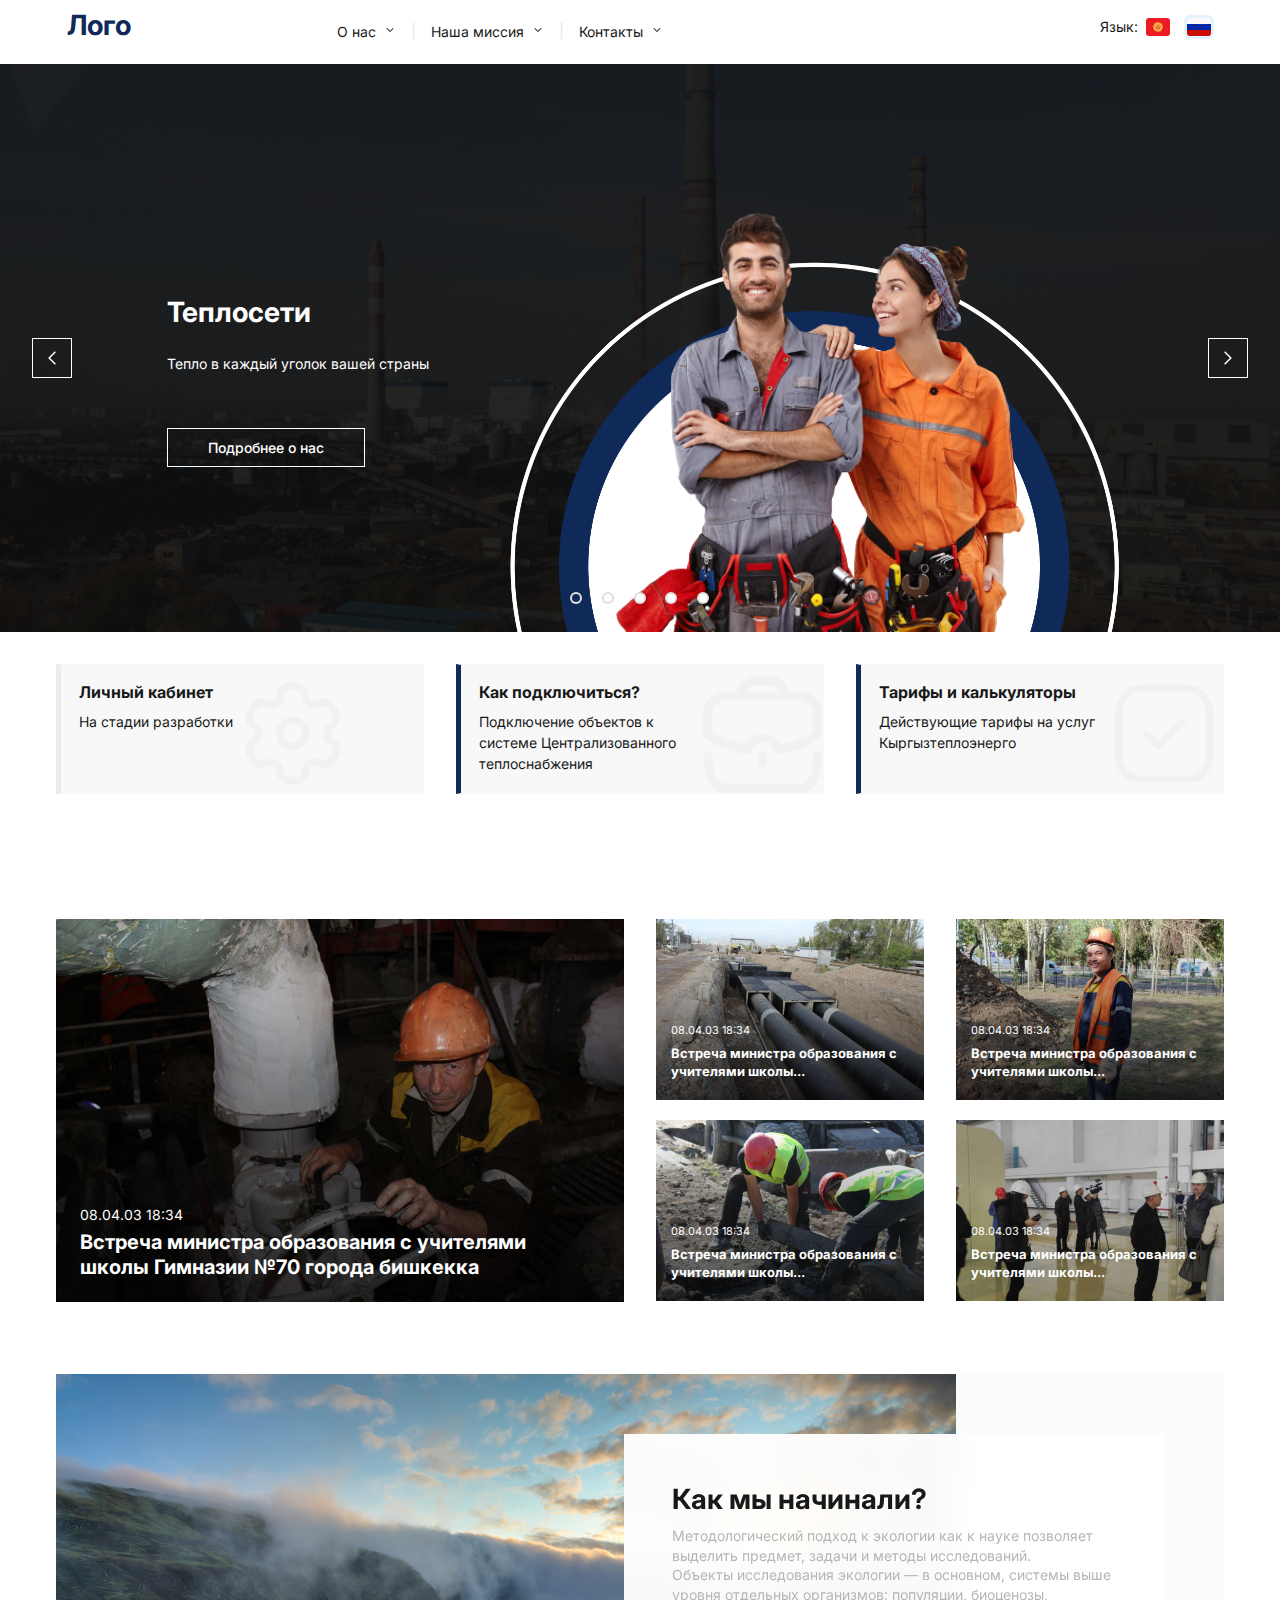
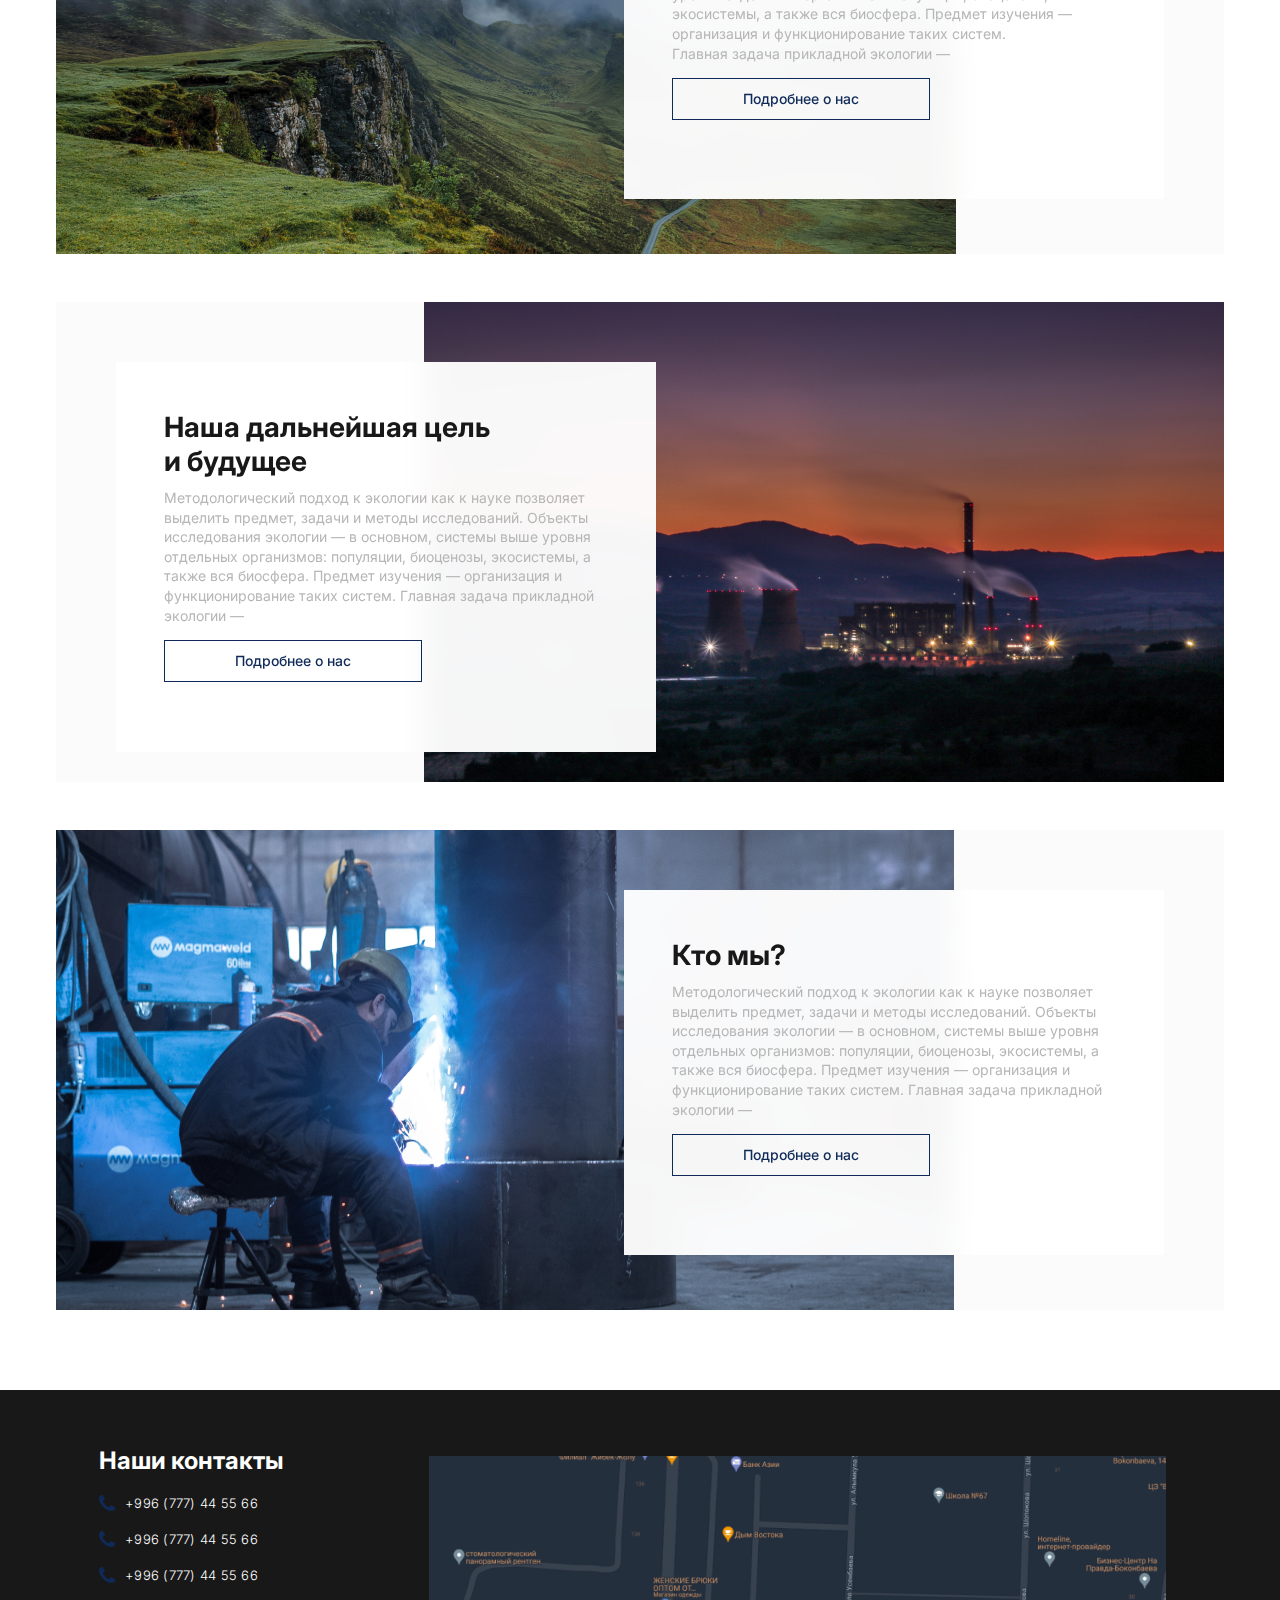
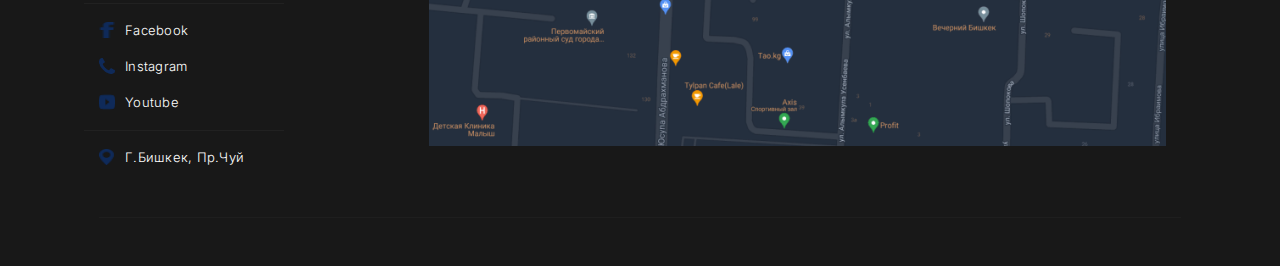
<file: index.html>
<!DOCTYPE html>
<html lang="en">
	<head>
		<meta charset="UTF-8" />
		<meta http-equiv="X-UA-Compatible" content="IE=edge" />
		<meta name="viewport" content="width=device-width, initial-scale=1.0" />
		<link rel="preconnect" href="https://fonts.googleapis.com" />
		<link rel="preconnect" href="https://fonts.gstatic.com" crossorigin />
		<link
			href="https://fonts.googleapis.com/css2?family=Edu+QLD+Beginner:wght@400;500;600;700&family=Inter:wght@100;200;300;400;500&display=swap"
			rel="stylesheet"
		/>
		<title>Main-Page</title>
		<link rel="stylesheet" href="index.css" />
		<link rel="stylesheet" href="css/header.css" />
		<link rel="stylesheet" href="css/slider.css" />
		<link rel="stylesheet" href="css/section.css" />
		<link rel="stylesheet" href="css/main.css" />
		<link rel="stylesheet" href="css/promo.css" />
		<link rel="stylesheet" href="css/footer.css" />
	</head>
	<body>
		<!-- Header Start -->
		<header class="header">
			<a href="/pages.html"><h1 class="logo">Лого</h1></a>
			<div class="header-bar">
				<!-- 1 -->
				<a class="header-link" href="#!">О нас</a>
				<p class="header-splitter">|</p>
				<!-- 2 -->
				<a class="header-link" href="#!">Наша миссия</a>
				<p class="header-splitter">|</p>
				<!-- 3 -->
				<a class="header-link" href="#!">Контакты</a>
			</div>

			<div class="header-languages">
				<p class="header-languages-from">Язык:</p>
				<img
					width="30"
					height="24"
					class="header-languages-kg"
					src="./img/KG.png"
					alt=""
				/>
				<img
					width="30"
					height="24"
					class="header-languages-rus"
					src="./img/RU.png"
					alt=""
				/>
			</div>
			<!-- Burger-Menu Start -->
			<div class="hamburger-menu">
				<input id="menu-toggle" type="checkbox" />
				<label class="menu-btn" for="menu-toggle">
					<span></span>
				</label>

				<ul class="menu-box">
					<li><a class="menu-item" href="#">Главная</a></li>
					<li><a class="menu-item" href="#">Проекты</a></li>
					<li><a class="menu-item" href="#">Команда</a></li>
					<li><a class="menu-item" href="#">Блог</a></li>
					<li><a class="menu-item" href="#">Контакты</a></li>
				</ul>
			</div>
			<!-- Burger-Menu End -->
		</header>
		<!-- Header End -->
		<!-- Slider Start -->
		<div class="slider-container">
			<div class="slide">
				<h1 class="slide-title">Теплосети</h1>
				<p class="slide-text">Тепло в каждый уголок вашей страны</p>
				<a class="slide-button" href="!#">Подробнее о нас</a>
			</div>
			<!-- next icon -->
			<div class="button-prev">
				<img class="button-prev--img" src="./img/Arrow_light.svg" alt="" />
			</div>
			<div class="button-next">
				<img class="button-next--img" src="./img/Arrow_light.svg" alt="" />
			</div>

			<form class="slider-radio--box" action="#">
				<p>
					<input type="radio" id="test1" name="radio-group" checked />
					<label for="test1"></label>
				</p>
				<p>
					<input type="radio" id="test2" name="radio-group" />
					<label for="test2"></label>
				</p>
				<p>
					<input type="radio" id="test3" name="radio-group" />
					<label for="test3"></label>
				</p>
				<p>
					<input type="radio" id="test4" name="radio-group" />
					<label for="test4"></label>
				</p>
				<p>
					<input type="radio" id="test5" name="radio-group" />
					<label for="test5"></label>
				</p>
			</form>
		</div>
		<!-- Slider End -->

		<!-- aside start -->
		<!-- one block -->
		<aside>
			<div class="aside-container">
				<div class="aside-bottom">
					<div class="aside-block aside-one">
						<div class="aside-card">
							<h3 class="aside-title">Личный кабинет</h3>
							<p class="aside-text">На стадии разработки</p>
						</div>
						<img src="./img/Setting.png" alt="" />
					</div>
				</div>
				<!-- two block -->
				<div class="aside-bottom">
					<div class="aside-block">
						<div class="aside-card">
							<h3 class="aside-title">Как подключиться?</h3>
							<p class="aside-text">
								Подключение объектов к системе Централизованного теплоснабжения
							</p>
						</div>
						<img src="./img/Work.png" alt="" />
					</div>
				</div>
				<!-- three block -->
				<div class="aside-bottom">
					<div class="aside-block">
						<div class="aside-card">
							<h3 class="aside-title">Тарифы и калькуляторы</h3>
							<p class="aside-text">
								Действующие тарифы на услуг Кыргызтеплоэнерго
							</p>
						</div>
						<img src="./img/Tick Square.png" alt="" />
					</div>
				</div>
			</div>
		</aside>
		<!-- aside end -->

		<!-- main start -->
		<h1 class="main-title">
			Последние актуальные новости<br />
			в мире энергии
		</h1>
		<div class="main-container">
			<div class="main-one">
				<div class="main-one-body">
					<p>08.04.03 18:34</p>
					<h2>
						Встреча министра образования с учителями школы Гимназии №70 города
						бишкекка
					</h2>
				</div>
			</div>

			<div class="main-bottom">
				<div class="main-top">
					<!-- 1 -->
					<div class="main-left-one">
						<div class="main-two">
							<p>08.04.03 18:34</p>
							<h2>Встреча министра образования с учителями школы...</h2>
						</div>
						<div class="main-thre">
							<p>08.04.03 18:34</p>
							<h2>Встреча министра образования с учителями школы...</h2>
						</div>
					</div>
					<!-- 2 -->
					<div class="main-left-two">
						<div class="main-foo">
							<p>08.04.03 18:34</p>
							<h2>Встреча министра образования с учителями школы...</h2>
						</div>
						<div class="main-five">
							<p>08.04.03 18:34</p>
							<h2>Встреча министра образования с учителями школы...</h2>
						</div>
					</div>
				</div>
			</div>
		</div>
		<!-- main end -->
		<!-- promo start -->
		<section class="promo promo-container">
			<div class="promo-block">
				<div class="promo-inner">
					<h3 class="promo-title">Как мы начинали?</h3>
					<p class="promo-text">
						Методологический подход к экологии как к науке позволяет выделить
						предмет, задачи и методы исследований.<br />
						Объекты исследования экологии — в основном, системы выше уровня
						отдельных организмов: популяции, биоценозы, экосистемы, а также вся
						биосфера. Предмет изучения — организация и функционирование таких
						систем.

						<br />Главная задача прикладной экологии —
					</p>
					<button class="promo-button">Подробнее о нас</button>
				</div>
			</div>

			<div class="promo-block">
				<div class="promo-inner promo-inner_reverse">
					<h3 class="promo-title">Наша дальнейшая цель и будущее</h3>
					<p class="promo-text">
						Методологический подход к экологии как к науке позволяет выделить
						предмет, задачи и методы исследований. Объекты исследования экологии
						— в основном, системы выше уровня отдельных организмов: популяции,
						биоценозы, экосистемы, а также вся биосфера. Предмет изучения —
						организация и функционирование таких систем. Главная задача
						прикладной экологии —
					</p>
					<button class="promo-button">Подробнее о нас</button>
				</div>
			</div>

			<div class="promo-block">
				<div class="promo-inner">
					<h3 class="promo-title">Кто мы?</h3>
					<p class="promo-text">
						Методологический подход к экологии как к науке позволяет выделить
						предмет, задачи и методы исследований. Объекты исследования экологии
						— в основном, системы выше уровня отдельных организмов: популяции,
						биоценозы, экосистемы, а также вся биосфера. Предмет изучения —
						организация и функционирование таких систем. Главная задача
						прикладной экологии —
					</p>
					<button class="promo-button">Подробнее о нас</button>
				</div>
			</div>
		</section>
		<!-- promo end -->

		<!-- footer start -->
		<footer>
			<div class="container-footer">
				<div class="row-footer">
					<div class="footer-top">
						<div class="footer-col">
							<h4 class="footer-title">Наши контакты</h4>
							<ul>
								<div class="footer-icon">
									<img
										width="16"
										height="16"
										src="./img/phone.vec.png"
										alt=""
									/>
									<li><a href="#"> +996 (777) 44 55 66 </a></li>
								</div>
								<div class="footer-icon">
									<img
										width="16"
										height="16"
										src="./img/phone.vec.png"
										alt=""
									/>
									<li><a href="#"> +996 (777) 44 55 66 </a></li>
								</div>
								<div class="footer-icon">
									<img
										width="16"
										height="16"
										src="./img/phone.vec.png"
										alt=""
									/>
									<li><a href="#"> +996 (777) 44 55 66 </a></li>
								</div>
							</ul>
						</div>
						<hr
							class="splitter"
							width="200"
							color="#212121"
							size="3"
							align="left"
						/>
						<div class="footer-col">
							<ul>
								<div class="footer-icon">
									<img width="16" height="16" src="./img/facebook.png" alt="" />
									<li><a href="#"> Facebook </a></li>
								</div>
								<div class="footer-icon">
									<img
										width="16"
										height="16"
										src="./img/phone.vec.png"
										alt=""
									/>
									<li><a href="#"> Instagram </a></li>
								</div>
								<div class="footer-icon">
									<img width="16" height="16" src="./img/Youtube.png" alt="" />
									<li><a href="#"> Youtube </a></li>
								</div>
							</ul>
						</div>
						<hr
							class="splitter"
							width="200"
							color="#212121"
							size="3"
							align="left"
						/>
						<div class="footer-col">
							<ul>
								<div class="footer-icon">
									<img width="16" height="16" src="./img/location.png" alt="" />
									<li><a href="#"> г.Бишкек, пр.Чуй </a></li>
								</div>
							</ul>
						</div>
					</div>
					<div class="footer-col">
						<div class="form-sub">
							<form class="form-sub-img">
								<img src="./img/cards.png" alt="" />
							</form>
						</div>
					</div>
				</div>
				<hr class="footer-line" />
			</div>
		</footer>
		<!-- footer end  -->
	</body>
</html>
</file>
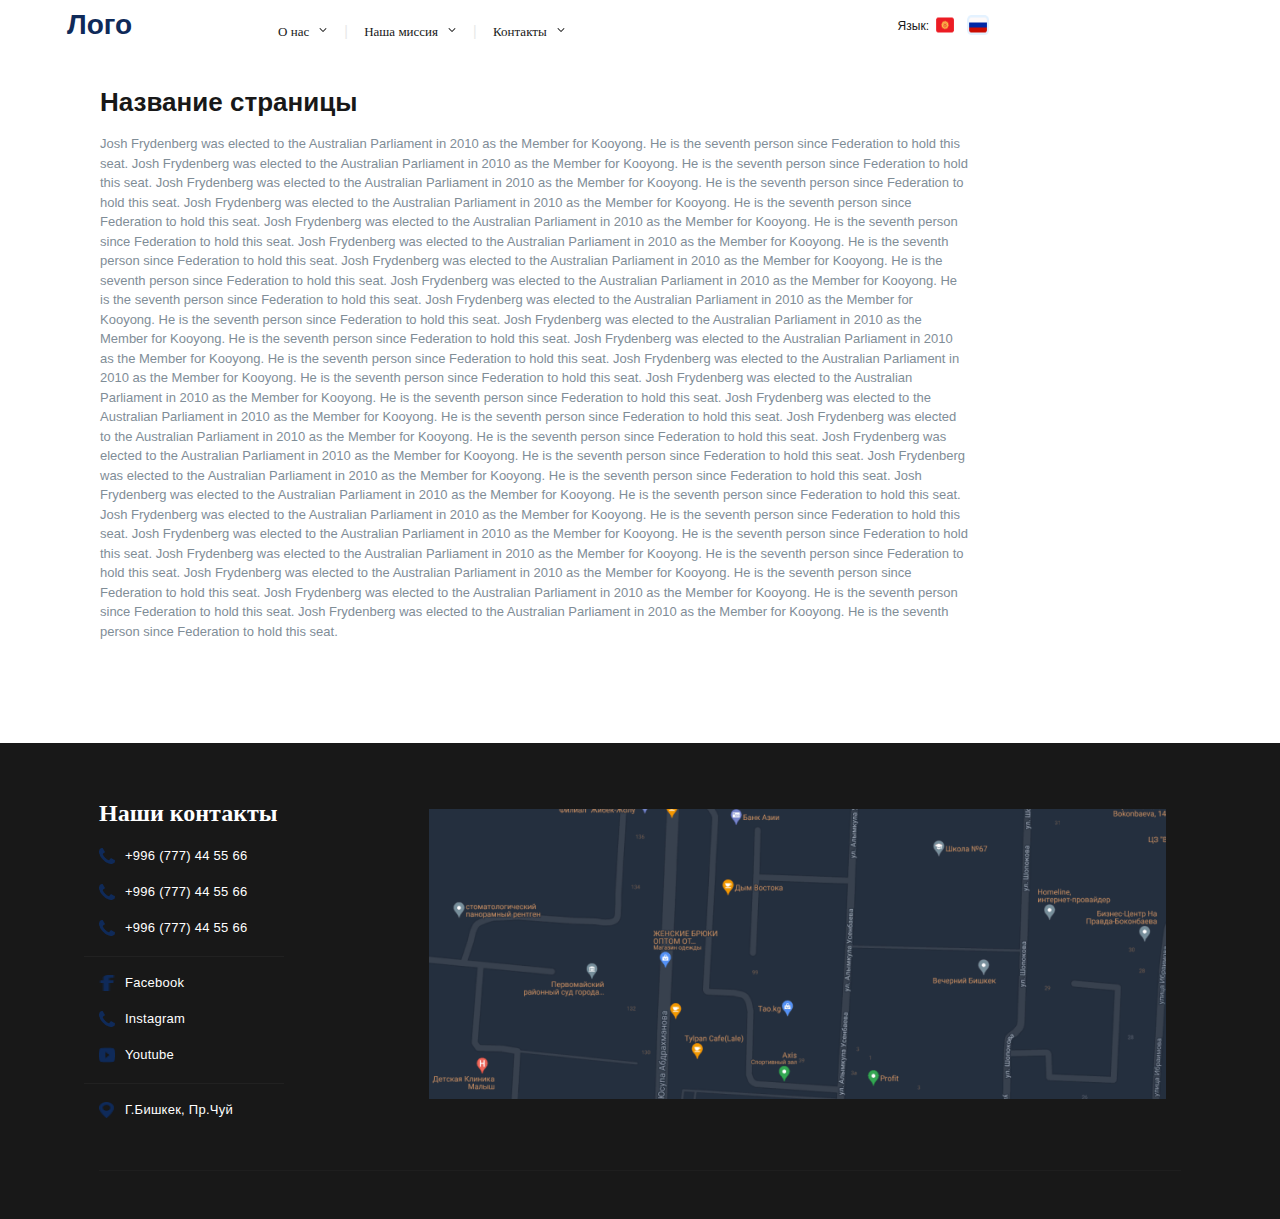
<file: pages.html>
<!DOCTYPE html>
<html lang="en">
	<head>
		<meta charset="UTF-8" />
		<meta http-equiv="X-UA-Compatible" content="IE=edge" />
		<meta name="viewport" content="width=device-width, initial-scale=1.0" />
		<title>Document</title>
		<link rel="stylesheet" href="/index.css" />
		<link rel="stylesheet" href="/css/main.css" />
		<link rel="stylesheet" href="/css/footer.css" />
		<link rel="stylesheet" href="two-pages.css" />
		<link rel="stylesheet" href="/css/header.css" />
	</head>
	<body>
		<header class="header--two">
			<a href="/pages.html"><h1 class="logo--two">Лого</h1></a>
			<div class="header-bar--two">
				<!-- 1 -->
				<a class="header-link--two" href="#!">О нас</a>
				<p class="header-splitter--two">|</p>
				<!-- 2 -->
				<a class="header-link--two" href="#!">Наша миссия</a>
				<p class="header-splitter--two">|</p>
				<!-- 3 -->
				<a class="header-link--two" href="#!">Контакты</a>
			</div>

			<div class="header-languages--two">
				<p class="header-languages-from--two">Язык:</p>
				<img
					width="22"
					height="20"
					class="header-languages-kg"
					src="./img/KG.png"
					alt=""
				/>
				<img
					width="22"
					height="20"
					class="header-languages-rus"
					src="./img/RU.png"
					alt=""
				/>
			</div>
			<!-- Burger-Menu Start -->
			<div class="hamburger-menu">
				<input id="menu-toggle" type="checkbox" />
				<label class="menu-btn" for="menu-toggle">
					<span></span>
				</label>

				<ul class="menu-box">
					<li><a class="menu-item" href="#">Главная</a></li>
					<li><a class="menu-item" href="#">Проекты</a></li>
					<li><a class="menu-item" href="#">Команда</a></li>
					<li><a class="menu-item" href="#">Блог</a></li>
					<li><a class="menu-item" href="#">Контакты</a></li>
				</ul>
			</div>
			<!-- Burger-Menu End -->
		</header>
		<div class="main-pages container-text">
			<h1>Название страницы</h1>
			<p>
				Josh Frydenberg was elected to the Australian Parliament in 2010 as the
				Member for Kooyong. He is the seventh person since Federation to hold
				this seat. Josh Frydenberg was elected to the Australian Parliament in
				2010 as the Member for Kooyong. He is the seventh person since
				Federation to hold this seat. Josh Frydenberg was elected to the
				Australian Parliament in 2010 as the Member for Kooyong. He is the
				seventh person since Federation to hold this seat. Josh Frydenberg was
				elected to the Australian Parliament in 2010 as the Member for Kooyong.
				He is the seventh person since Federation to hold this seat. Josh
				Frydenberg was elected to the Australian Parliament in 2010 as the
				Member for Kooyong. He is the seventh person since Federation to hold
				this seat. Josh Frydenberg was elected to the Australian Parliament in
				2010 as the Member for Kooyong. He is the seventh person since
				Federation to hold this seat. Josh Frydenberg was elected to the
				Australian Parliament in 2010 as the Member for Kooyong. He is the
				seventh person since Federation to hold this seat. Josh Frydenberg was
				elected to the Australian Parliament in 2010 as the Member for Kooyong.
				He is the seventh person since Federation to hold this seat. Josh
				Frydenberg was elected to the Australian Parliament in 2010 as the
				Member for Kooyong. He is the seventh person since Federation to hold
				this seat. Josh Frydenberg was elected to the Australian Parliament in
				2010 as the Member for Kooyong. He is the seventh person since
				Federation to hold this seat. Josh Frydenberg was elected to the
				Australian Parliament in 2010 as the Member for Kooyong. He is the
				seventh person since Federation to hold this seat. Josh Frydenberg was
				elected to the Australian Parliament in 2010 as the Member for Kooyong.
				He is the seventh person since Federation to hold this seat. Josh
				Frydenberg was elected to the Australian Parliament in 2010 as the
				Member for Kooyong. He is the seventh person since Federation to hold
				this seat. Josh Frydenberg was elected to the Australian Parliament in
				2010 as the Member for Kooyong. He is the seventh person since
				Federation to hold this seat. Josh Frydenberg was elected to the
				Australian Parliament in 2010 as the Member for Kooyong. He is the
				seventh person since Federation to hold this seat. Josh Frydenberg was
				elected to the Australian Parliament in 2010 as the Member for Kooyong.
				He is the seventh person since Federation to hold this seat. Josh
				Frydenberg was elected to the Australian Parliament in 2010 as the
				Member for Kooyong. He is the seventh person since Federation to hold
				this seat. Josh Frydenberg was elected to the Australian Parliament in
				2010 as the Member for Kooyong. He is the seventh person since
				Federation to hold this seat. Josh Frydenberg was elected to the
				Australian Parliament in 2010 as the Member for Kooyong. He is the
				seventh person since Federation to hold this seat. Josh Frydenberg was
				elected to the Australian Parliament in 2010 as the Member for Kooyong.
				He is the seventh person since Federation to hold this seat. Josh
				Frydenberg was elected to the Australian Parliament in 2010 as the
				Member for Kooyong. He is the seventh person since Federation to hold
				this seat. Josh Frydenberg was elected to the Australian Parliament in
				2010 as the Member for Kooyong. He is the seventh person since
				Federation to hold this seat. Josh Frydenberg was elected to the
				Australian Parliament in 2010 as the Member for Kooyong. He is the
				seventh person since Federation to hold this seat. Josh Frydenberg was
				elected to the Australian Parliament in 2010 as the Member for Kooyong.
				He is the seventh person since Federation to hold this seat.
			</p>
		</div>
		<!-- footer start -->
		<footer>
			<div class="container-footer">
				<div class="row-footer">
					<div class="footer-top">
						<div class="footer-col">
							<h4 class="footer-title">Наши контакты</h4>
							<ul>
								<div class="footer-icon">
									<img width="16" height="16" src="/img/phone.vec.png" alt="" />
									<li><a href="#"> +996 (777) 44 55 66 </a></li>
								</div>
								<div class="footer-icon">
									<img width="16" height="16" src="/img/phone.vec.png" alt="" />
									<li><a href="#"> +996 (777) 44 55 66 </a></li>
								</div>
								<div class="footer-icon">
									<img width="16" height="16" src="/img/phone.vec.png" alt="" />
									<li><a href="#"> +996 (777) 44 55 66 </a></li>
								</div>
							</ul>
						</div>
						<hr
							class="splitter"
							width="200"
							color="#212121"
							size="3"
							align="left"
						/>
						<div class="footer-col">
							<ul>
								<div class="footer-icon">
									<img width="16" height="16" src="/img/facebook.png" alt="" />
									<li><a href="#"> Facebook </a></li>
								</div>
								<div class="footer-icon">
									<img width="16" height="16" src="/img/phone.vec.png" alt="" />
									<li><a href="#"> Instagram </a></li>
								</div>
								<div class="footer-icon">
									<img width="16" height="16" src="/img/Youtube.png" alt="" />
									<li><a href="#"> Youtube </a></li>
								</div>
							</ul>
						</div>
						<hr
							class="splitter"
							width="200"
							color="#212121"
							size="3"
							align="left"
						/>
						<div class="footer-col">
							<ul>
								<div class="footer-icon">
									<img width="16" height="16" src="/img/location.png" alt="" />
									<li><a href="#"> г.Бишкек, пр.Чуй </a></li>
								</div>
							</ul>
						</div>
					</div>
					<!-- footer col-->
					<div class="footer-col">
						<div class="form-sub">
							<form class="form-sub-img">
								<img src="/img/cards.png" alt="" />
							</form>
						</div>
					</div>
					<!--end footer col-->
				</div>
				<hr class="footer-line" />
			</div>
		</footer>
		<!-- footer end  -->
	</body>
</html>
</file>
<file: index.css>
*,
*::before,
*::after {
	padding: 0;
	margin: 0;
	border: 0;
	box-sizing: border-box;
}

a {
	text-decoration: none;
}

ul,
ol,
li {
	list-style: none;
}

img {
	vertical-align: top;
}

h1,
h2,
h3,
h4,
h5,
h6 {
	font-weight: inherit;
	font-size: inherit;
}

html,
body {
	height: 100%;
	width: 100%;
	line-height: 1;
	max-width: 1366px;
	min-width: 500px;
	margin: 0 auto;
	font-size: 14px;
	font-weight: 500;
	background: var(--color-white);
	color: var(--color-black);
	font-family: 'Inter', sans-serif;
}

header {
	display: flex;
	margin: 0 auto;
	height: 50px;
	max-width: 1366px;
	height: 64px;
	padding-top: 15px;
	justify-content: space-between;
}

aside {
	flex-direction: row;
}

main {
	padding-top: 50px;
	text-align: center;
}

footer {
	display: flex;
	width: 100%;
	height: 478px;
	background: var(--color-black);
}

/* variable styles */
:root {
	--color-black: #181818;
	--color-white: #ffffff;
}
</file>
<file: css/header.css>
:root {
	--color-black: #181818;
	--color-white: #ffffff;
}
.header {
	padding-bottom: 12px;
	padding-left: 11px;
	max-width: 1168px;
	margin: 0 auto;
}

.logo {
	display: block;
	margin-top: -6px;
	font-weight: 700;
	font-size: 28px;
	line-height: 42px;
	color: #0f2a59;
}

.header-bar {
	margin-left: -227px;
	display: flex;
	align-items: center;
}

.header-splitter {
	width: 20px;
	color: #e8e8e8;
	text-align: center;
	padding: 15px 20px;
	flex-grow: 0;
}

.header-link {
	cursor: pointer;
	position: relative;
	margin-right: 15px;
	font-family: 'Inter';
	font-style: normal;
	font-weight: 400;
	font-size: 14px;
	line-height: 17px;
	color: #181818;
}

.header-link::after {
	cursor: pointer;
	content: '';
	position: absolute;
	top: 5px;
	right: -20px;
	background: url(../img/Stroke1.png) no-repeat;
	width: 10px;
	height: 10px;
}

.header-languages {
	margin-right: -15px;
	margin-top: -5px;
	display: flex;
	padding: 10px;
}

.header-languages-from {
	padding-top: 3px;
	font-weight: 400;
	font-size: 14px;
	line-height: 17px;
	color: var(--color-black);
}

.header-languages-kg {
	margin-left: 5px;
	margin-right: 11px;
}

.header-languages-rus {
	margin-right: 5px;
}

#menu-toggle {
	opacity: 0;
}

.hamburger-menu {
	display: none;
	position: relative;
	width: 44px;
}

#menu-toggle:checked ~ .menu-btn > span {
	transform: rotate(45deg);
}
#menu-toggle:checked ~ .menu-btn > span::before {
	top: 0;
	transform: rotate(0);
}
#menu-toggle:checked ~ .menu-btn > span::after {
	top: 0;
	transform: rotate(90deg);
}
#menu-toggle:checked ~ .menu-box {
	visibility: visible;
	left: 0;
}

.menu-btn {
	display: flex;
	align-items: center;
	position: absolute;
	top: 9px;
	left: 9px;

	width: 26px;
	height: 26px;

	cursor: pointer;
	z-index: 1;
}

.menu-btn > span,
.menu-btn > span::before,
.menu-btn > span::after {
	display: block;
	position: absolute;

	width: 100%;
	height: 3px;

	background-color: #0f2a59;

	transition-duration: 0.25s;
}
.menu-btn > span::before {
	content: '';
	top: -8px;
}
.menu-btn > span::after {
	content: '';
	top: 8px;
}

.menu-box {
	display: block;
	position: fixed;
	visibility: hidden;
	z-index: 10;

	top: 0;
	left: -100%;

	width: 300px;
	height: 100%;

	margin: 0;
	padding: 80px 0;

	list-style: none;

	background-color: #eceff1;
	box-shadow: 1px 0px 6px rgba(0, 0, 0, 0.2);

	transition-duration: 0.25s;
}

.menu-item {
	display: block;
	padding: 12px 24px;

	color: #333;

	font-family: 'Roboto', sans-serif;
	font-size: 20px;
	font-weight: 600;

	text-decoration: none;

	transition-duration: 0.25s;
}
.menu-item:hover {
	background-color: #cfd8dc;
}

@media (max-width: 1377px) {
	header {
		padding: 10px;
	}
}

@media (max-width: 1000px) {
	.header-bar {
		margin-left: 0;
	}
}

@media (max-width: 600px) {
	.header-bar {
		display: none;
	}
	.header-languages {
		align-items: center;
		margin: 3px 20px 0px 0px;
	}
	.logo {
		margin-top: 0.5px;
	}
}

@media (min-width: 600px) {
	#menu {
		display: none;
	}
}

@media (max-width: 600px) {
	.hamburger-menu {
		display: flex;
		justify-content: center;
		align-items: center;
	}
}
</file>
<file: css/slider.css>
:root {
	--color-black: #181818;
	--color-white: #ffffff;
}

.slider-container {
	margin-bottom: 12px;
	position: relative;
	padding-left: 167px;
	padding-top: 227px;
	width: 100%;
	height: 568px;
	background: url(../img/banner.png) no-repeat;
	overflow: hidden;
	overflow-y: hidden;
	overflow-x: hidden;
}

.slider-container::before {
	position: absolute;
	content: '';
	bottom: 0;
	right: 105px;
	width: 730px;
	height: 446px;
	background-image: url(../img/people.png);
	background-size: 738px auto;
	background-repeat: no-repeat;
	transition: 0.3s;
	z-index: 1;
}

.button-prev,
.button-next {
	position: absolute;
	content: '';
	width: 40px;
	height: 40px;
	border: 1px solid var(--color-white);
	top: calc(50% - 10px);
	display: flex;
	justify-content: center;
	align-items: center;
	cursor: pointer;
}

.button-next {
	right: 32px;
	transform: rotate(180deg);
}

.button-prev {
	left: 32px;
}

.button-next:hover,
.button-prev:hover {
	background: url(../img/Arrow_light.svg) center center no-repeat, #666;
}

.content {
	position: relative;
	left: 600px;
	top: 115px;
}

.slide {
	position: relative;
	max-width: 343px;
	z-index: 9;
}

@media (max-width: 600px) {
	.slide {
		display: flex;
		flex-direction: column;
		align-items: center;
	}
	.slider-container {
		display: flex;
		flex-direction: column;
		align-items: center;
		justify-content: center;
		padding: 0;
	}
	.slider-container::before {
		display: none;
	}
}

@media (max-width: 1200px) {
	.slider-container::before {
		transition: 0.3s;
		opacity: 0.5;
	}
}
@media (max-width: 1050px) {
	.slider-container::before {
		transition: 0.3s;
		opacity: 0.2;
	}
}
@media (max-width: 950px) {
	.slider-container::before {
		transition: 0.3s;
		opacity: 0;
	}
}

.slide-title {
	position: relative;
	margin-bottom: 20px;
	font-family: 'Inter';
	font-style: normal;
	font-weight: 700;
	font-size: 28px;
	line-height: 150%;
	color: #ffffff;
	z-index: 2;
}

.slide-text {
	position: relative;
	margin-bottom: 63px;
	font-family: 'Inter';
	font-style: normal;
	font-weight: 400;
	font-size: 14px;
	line-height: 150%;
	color: var(--color-white) !important;
	z-index: 2;
}

.slide-button {
	position: relative;
	max-width: 300px;
	font-family: 'Inter';
	font-style: normal;
	font-weight: 500;
	font-size: 14px;
	line-height: 150%;
	color: #fff;
	background: none;
	padding: 10px 40px;
	border: 1px solid var(--color-white);
	z-index: 2;
}

.slide-button:hover {
	background-color: #666;
}

.slider-radio--box {
	width: 155px;
	position: absolute;
	bottom: 38px;
	left: calc(50% - 70px);
	display: flex;
	justify-content: space-between;
	z-index: 9;
}

[type='radio']:checked,
[type='radio']:not(:checked) {
	position: absolute;
	left: -9999px;
}
[type='radio']:checked + label,
[type='radio']:not(:checked) + label {
	position: relative;
	padding-left: 28px;
	cursor: pointer;
	line-height: 20px;
	display: inline-block;
	color: #666;
}
[type='radio']:checked + label:before,
[type='radio']:not(:checked) + label:before {
	content: '';
	position: absolute;
	left: 0;
	top: 0;
	width: 12px;
	height: 12px;
	border: 2px solid rgba(184, 184, 184, 0.45);
	border-radius: 100%;
	background: #fff;
}
[type='radio']:checked + label:after,
[type='radio']:not(:checked) + label:after {
	content: '';
	width: 8px;
	height: 8px;
	background: #0f2a59;
	position: absolute;
	top: 2px;
	left: 2px;
	border-radius: 100%;
	-webkit-transition: all 0.2s ease;
	transition: all 0.2s ease;
}
[type='radio']:not(:checked) + label:after {
	opacity: 0;
	-webkit-transform: scale(0);
	transform: scale(0);
}
[type='radio']:checked + label:after {
	opacity: 1;
	-webkit-transform: scale(1);
	transform: scale(1);
}
</file>
<file: css/section.css>
.aside-container {
	margin-bottom: 85px;
	flex-wrap: wrap;
	padding-top: 20px;
	display: flex;
	justify-content: center;
}

.aside-bottom {
	padding-bottom: 20px !important;
	padding: 0px 16px;
}

.aside-card {
	margin-top: 5px;
	margin-left: 18px;
	display: flex;
	flex-direction: column;
	align-items: start;
}

.aside-block {
	display: flex;
	padding: 10px 0px 0px 0px;
	width: 368px;
	height: 130px;
	flex-direction: row;
	background: #f8f8f8;
	border: 1px solid #f8f8f8;
	border-left: 5px solid #0f2a59;
}

.aside-one {
	border-left: 5px solid #ebebeb;
}

.aside-title {
	height: 24px;
	margin-bottom: 7px;
	font-style: normal;
	font-weight: 700;
	font-size: 16px;
	line-height: 150%;
	color: #181818;
}

.aside-text {
	font-family: 'Inter';
	font-style: normal;
	font-weight: 400;
	font-size: 14px;
	line-height: 150%;
	color: #181818;
}
</file>
<file: css/main.css>
:root {
	--color-black: #181818;
	--color-white: #ffffff;
}

.container-text {
	padding-top: 32px;
	padding-bottom: 93px;
	max-width: 1166;
	margin: 0 auto;
}

.main-title {
	display: block;
	margin-bottom: 2px;
	margin-left: 99px;
	font-family: 'Inter';
	font-style: normal;
	font-weight: 700;
	font-size: 28px;
	line-height: 125%;
	color: #200e32;
}

.main-container {
	max-width: 1200px;
	justify-content: center;
	flex-wrap: wrap;
	padding-top: 20px;
	margin: 0 auto;
	display: flex;
	flex-direction: row;
}

.main-one {
	padding-right: 32px;
}

.main-bottom {
	flex-wrap: wrap;
	display: flex;
}

.main-one-body {
	justify-content: space-around;
	width: 568px;
	height: 383px;
	background-image: url(../img/one.png);
}

.main-one-body p {
	margin-left: 24px;
	padding: 287px 0px 24px;
	height: 18px;
	font-style: normal;
	font-weight: 400;
	font-size: 14px;
	line-height: 125%;
	color: var(--color-white);
}

.main-one-body h2 {
	margin-left: 24px;
	width: 461px;
	height: 50px;
	font-style: normal;
	font-weight: 700;
	font-size: 20px;
	line-height: 125%;
	color: var(--color-white);
}

.main-left-one {
	display: flex;
}

.main-left-two {
	display: flex;
}

.main-two {
	width: 268px;
	height: 181px;
	margin-bottom: 20px;
	background-image: url(../img/two.png);
}

.main-two p {
	padding: 105px 0px 0px 15px;
	height: 14px;
	font-style: normal;
	font-weight: 400;
	font-size: 11px;
	line-height: 125%;
	color: var(--color-white);
}

.main-two h2 {
	padding: 20px 0px 0px 15px;
	width: 248px;
	height: 36px;
	font-style: normal;
	font-weight: 700;
	font-size: 13px;
	line-height: 140%;
	color: var(--color-white);
}

.main-thre {
	width: 268px;

	height: 181px;
	background-image: url(../img/three.png);
	margin-left: 32px;
}

.main-thre p {
	padding: 105px 0px 0px 15px;
	height: 14px;
	font-style: normal;
	font-weight: 400;
	font-size: 11px;
	line-height: 125%;
	color: var(--color-white);
}

.main-thre h2 {
	padding: 20px 0px 0px 15px;
	width: 248px;
	height: 36px;
	font-style: normal;
	font-weight: 700;
	font-size: 13px;
	line-height: 140%;
	color: var(--color-white);
}

.main-foo {
	width: 268px;
	height: 181px;
	background-image: url(../img/foo.png);
}

.main-foo p {
	padding: 105px 0px 0px 15px;
	height: 14px;
	font-style: normal;
	font-weight: 400;
	font-size: 11px;
	line-height: 125%;
	color: var(--color-white);
}

.main-foo h2 {
	padding: 20px 0px 0px 15px;
	width: 248px;
	height: 36px;
	font-style: normal;
	font-weight: 700;
	font-size: 13px;
	line-height: 140%;
	color: var(--color-white);
}

.main-five {
	width: 268px;
	height: 181px;
	margin-left: 32px;
	background-image: url(../img/five.png);
}

.main-five p {
	padding: 105px 0px 0px 15px;
	height: 14px;
	font-style: normal;
	font-weight: 400;
	font-size: 11px;
	line-height: 125%;
	color: var(--color-white);
}

.main-five h2 {
	padding: 20px 0px 0px 15px;
	width: 248px;
	height: 36px;
	font-style: normal;
	font-weight: 700;
	font-size: 13px;
	line-height: 140%;
	color: var(--color-white);
}

.main-top {
	flex-direction: column-reverse;
	justify-content: center;
}

/* two pages start */
.main-pages {
	padding: 0px 30px 0px 100px;
}

.main-pages p {
	width: 868px;
	height: 609px;
	font-style: normal;
	font-weight: 300;
	font-size: 14px;
	line-height: 150%;
	color: #7f8d97;
}

.main-pages h1 {
	padding-bottom: 16px;
	width: 100%;
	height: 45px;
	font-style: normal;
	font-weight: 700;
	font-size: 26px;
	line-height: 140%;
	color: var(--color-black);
}

@media (max-width: 898px) {
	.main-pages {
		padding: 20px;
	}
	.main-pages p {
		width: 60%;
		font-size: 11px;
	}
}

@media (max-width: 861px) {
	.main-pages p {
		width: 60%;
		font-size: 10px;
	}
}

@media (max-width: 773px) {
	.main-pages h1 {
		font-size: 24px;
	}
	.main-pages p {
		font-size: 10px;
		width: 90%;
	}
}

@media (max-width: 498px) {
	.container-text {
		height: 700px;
	}
	.main-pages h1 {
		font-size: 17px;
	}
	.main-pages p {
		width: 85%;
		font-size: 9px;
	}
}

/* two pages end*/

@media (max-width: 1168px) {
	.main-title {
		text-align: center;
	}
	.main-container {
		align-items: center;
		flex-direction: column;
	}

	.main-one-body {
		margin: 20px 0px 10px 35px;
		width: 568px;
	}
}

@media (max-width: 650px) {
	.main-container {
		margin-bottom: 450px;
		align-items: center;
		flex-direction: row;
	}

	.main-one {
		margin-right: 15px;
		text-align: center;
	}

	.main-one-body {
		width: 100%;
	}

	.main-bottom {
		width: 500px;
		height: 300px;
		display: flex;
		margin: 10px 60px;
		border-radius: 70px;
		transition: 0.7s;
		align-items: center;
		justify-content: center;
	}

	.main-top {
		flex-direction: column;
	}
	.main-thre {
		margin-right: 0;
		margin-left: 0px;
	}
	.main-foo {
		margin-bottom: 20px;
		margin-right: 0;
		margin-left: 0px;
	}
	.main-five {
		margin-right: 0;
		margin-left: 0px;
	}
	.main-left-one {
		flex-direction: column;
		text-align: center;
		align-items: center;
		margin-bottom: 20px;
	}
	.main-left-two {
		flex-direction: column;
		text-align: center;
		align-items: center;
	}
}

@media (max-width: 490px) {
	.main-one {
		margin-right: 15px;
		text-align: center;
	}

	.main-one-body {
		margin-left: 47px;
		height: 180px;
		width: 400px;
	}
	.main-one-body p {
		display: none;
	}

	.main-one-body h2 {
		position: absolute;
		padding-top: 100px;
		position: absolute;
		width: 361px;
		height: 50px;
		font-style: normal;
		font-weight: 700;
		font-size: 20px;
		line-height: 125%;
	}

	.main-two {
		width: 100%;
		width: 400px;
		height: 181px;
		background-size: cover;
	}
	.main-two p {
		padding-right: 295px;
		height: 14px;
		font-style: normal;
		font-size: 11px;
		line-height: 125%;
	}
	.main-thre p {
		padding-right: 295px;
		height: 14px;
		font-style: normal;
		font-size: 11px;
		line-height: 125%;
	}
	.main-foo p {
		padding-right: 295px;
		height: 14px;
		font-style: normal;
		font-size: 11px;
		line-height: 125%;
	}
	.main-five p {
		padding-right: 295px;
		height: 14px;
		font-style: normal;
		font-size: 11px;
		line-height: 125%;
	}

	.main-thre {
		width: 100%;
		width: 400px;
		height: 181px;
		background-size: cover;
	}
	.main-foo {
		width: 100%;
		width: 400px;
		height: 181px;
		background-size: cover;
	}
	.main-five {
		width: 100%;
		width: 400px;
		height: 181px;
		background-size: cover;
	}
}

@media (max-width: 1320px) {
	.main-title {
		display: none;
	}
}
</file>
<file: css/promo.css>
:root {
	--color-black: #181818;
	--color-white: #ffffff;
}
.promo-container {
	max-width: 1168px;
	margin: 0 auto;
}

.promo {
	display: flex;
	flex-direction: column;
	padding-top: 72px;
	padding-bottom: 80px;
}

.promo-block {
	width: 100%;
	height: 480px;
	padding: 60px;
	margin-left: auto;
	background: top left no-repeat rgba(250, 250, 250, 0.8);
}

.promo-block:first-child {
	background-image: url(../img/promo1.jpg);
}

.promo-block:nth-child(2) {
	background: url(../img/promo2.jpg) top right no-repeat rgba(250, 250, 250, 0.8);
}

.promo-block:last-child {
	background-image: url(../img/promo3.jpg);
}

.promo-block:not(:last-child) {
	margin-bottom: 48px;
}

.promo-inner {
	margin-left: auto;
	margin-right: 0;
	padding: 48px;
	padding-bottom: 70px;
	max-width: 540px;
	min-height: 365px;
	background: linear-gradient(
			0deg,
			rgba(255, 255, 255, 0.8),
			rgba(255, 255, 255, 0.8)
		),
		rgba(255, 255, 255, 0.8);
	backdrop-filter: blur(15px);
}

.promo-inner_reverse {
	margin-left: 0;
	margin-right: auto;
}

.promo-title {
	max-width: 335px;
	margin-bottom: 10px;
	font-family: 'Inter';
	font-style: normal;
	font-weight: 700;
	font-size: 28px;
	line-height: 34px;
	color: var(--color-black);
}

.promo-text {
	margin-bottom: 15px;
	max-width: 444px;
	font-family: 'Inter';
	font-style: normal;
	font-weight: 400;
	font-size: 14px;
	line-height: 140%;
	color: #b6b6b6;
}

.promo-button {
	padding: 9px 70px 10px;
	font-family: 'Inter';
	font-style: normal;
	font-weight: 500;
	font-size: 14px;
	line-height: 150%;
	color: #0f2a59;
	border: 1px solid #0f2a59;
	background: none;
	cursor: pointer;
}

.promo-button:hover,
.promo-button:focus {
	box-shadow: inset 19em 0 0 0 #3b68b4;
	color: #fff;
}

@media (max-width: 1135px) {
	.promo-block:not(:last-child) {
		margin-bottom: 28px;
	}
	.promo-block {
		padding: 35px;
		padding-bottom: 40px;
	}
	.promo-inner {
		padding: 30px;
		padding-bottom: 40px;
	}
}
</file>
<file: css/footer.css>
:root {
	--color-black: #181818;
	--color-white: #ffffff;
}

footer {
	width: auto;
	height: auto;
	background: var(--color-black);
}

.container-footer {
	padding: 56px 99px 48px 99px;
}

.footer-line {
	margin-top: 32px;
	opacity: 0.8;
	width: 100%;
	max-width: 1169px;
	height: 1px;

	background-color: #212121;
}

.form-sub {
	display: flex;
	flex-wrap: wrap;
}

.row-footer {
	margin-left: -15px;
	display: flex;
}

.footer-top {
	margin-right: 100px;
}

.line-big:before {
	content: '';
	height: 1px;
	top: calc(50% - 1px);
	width: 100%;
	background: #212121;
}
.footer-title {
	width: 200px;
	height: 29px;
	font-family: 'Inter';
	font-style: normal;
	font-weight: 700;
	font-size: 24px;
	line-height: 29px;
	color: var(--color-white);
	margin-bottom: 20px;
}
.splitter {
	margin-bottom: 18px;
}
.footer-col {
	padding: 0 15px;
}

.footer-icon {
	display: flex;
}

.footer-icon img {
	margin-right: 10px;
}

.footer-col ul {
	list-style: none;
}
.footer-col ul li {
	margin-bottom: 20px;
}

.footer-col ul li a {
	font-style: normal;
	font-weight: 500;
	font-size: 13px;
	line-height: 16px;
	letter-spacing: 0.02em;

	text-transform: capitalize;
	color: var(--color-white);
	text-decoration: none;
	font-weight: 300;
	display: block;
	transition: all 0.3s ease;
}
.footer-col ul li a:hover {
	color: #cecdcd;
	padding-left: 10px;
}
.form-sub-img {
	max-width: 869px;
}

.form-sub-img img {
	padding-top: 10px;
	width: 100%;
}

@media (max-width: 1154px) {
	.form-sub-img {
		width: 90%;
	}
}

@media (max-width: 1155px) {
	.footer-line {
		margin-top: 20px;
	}
}

@media (max-width: 670px) {
	.footer-line {
		display: none;
	}
}

@media (max-width: 1000px) {
	.row-footer {
		flex-direction: column;
	}
}
</file>
<file: two-pages.css>
:root {
	--color-black: #181818;
	--color-white: #ffffff;
}
.header--two {
	padding-bottom: 12px;
	padding-left: 11px;
	max-width: 1168px;
	margin: 0 auto;
}

.logo--two {
	display: block;
	margin-top: -6px;
	font-weight: 700;
	font-size: 28px;
	line-height: 42px;
	color: #0f2a59;
}

.header-bar--two {
	margin-left: -180px;
	display: flex;
	align-items: center;
}

.header-splitter--two {
	width: 20px;
	color: #e8e8e8;
	text-align: center;
	padding: 15px 20px;
	flex-grow: 0;
}

.header-link--two {
	cursor: pointer;
	position: relative;
	margin-right: 15px;
	font-family: 'Inter';
	font-style: normal;
	font-weight: 400;
	font-size: 13px;
	line-height: 17px;
	color: #181818;
}

.header-link--two::after {
	cursor: pointer;
	content: '';
	position: absolute;
	top: 5px;
	right: -20px;
	background: url(../img/Stroke1.png) no-repeat;
	width: 10px;
	height: 10px;
}

.header-languages--two {
	margin-right: 210px;
	margin-top: -5px;
	display: flex;
	padding: 10px;
}

.header-languages-from--two {
	padding-top: 3px;
	font-weight: 400;
	font-size: 12px;
	line-height: 17px;
	color: var(--color-black);
}

.header-languages-kg {
	margin-left: 5px;
	margin-right: 11px;
}

.header-languages-rus {
	margin-right: 5px;
}

#menu-toggle--two {
	opacity: 0;
}

.hamburger-menu--two {
	display: none;
	position: relative;
	width: 44px;
}

#menu-toggle:checked ~ .menu-btn > span {
	transform: rotate(45deg);
}
#menu-toggle:checked ~ .menu-btn > span::before {
	top: 0;
	transform: rotate(0);
}
#menu-toggle:checked ~ .menu-btn > span::after {
	top: 0;
	transform: rotate(90deg);
}
#menu-toggle:checked ~ .menu-box {
	visibility: visible;
	left: 0;
}

.main-pages h1 {
	padding: 20px 0px 50px 0px;
}

.main-pages p {
	font-size: 13px;
}

.menu-btn--two {
	display: flex;
	align-items: center;
	position: absolute;
	top: 9px;
	left: 9px;
	width: 26px;
	height: 26px;
	cursor: pointer;
	z-index: 1;
}

.menu-btn > span,
.menu-btn > span::before,
.menu-btn > span::after {
	display: block;
	position: absolute;

	width: 100%;
	height: 3px;

	background-color: #0f2a59;

	transition-duration: 0.25s;
}
.menu-btn > span::before {
	content: '';
	top: -8px;
}
.menu-btn > span::after {
	content: '';
	top: 8px;
}

.menu-box {
	display: block;
	position: fixed;
	visibility: hidden;
	z-index: 10;
	top: 0;
	left: -100%;
	width: 300px;
	height: 100%;
	margin: 0;
	padding: 80px 0;
	list-style: none;
	background-color: #eceff1;
	box-shadow: 1px 0px 6px rgba(0, 0, 0, 0.2);
	transition-duration: 0.25s;
}

.menu-item {
	display: block;
	padding: 12px 24px;
	color: #333;
	font-family: 'Roboto', sans-serif;
	font-size: 20px;
	font-weight: 600;
	text-decoration: none;
	transition-duration: 0.25s;
}
.menu-item:hover {
	background-color: #cfd8dc;
}

@media (max-width: 1377px) {
	header {
		padding: 10px;
	}
}

@media (max-width: 1000px) {
	.header-bar--two {
		margin-left: 0;
	}
}

@media (max-width: 600px) {
	.header-bar--two {
		display: none;
	}
	.header-languages--two {
		align-items: center;
		margin: 3px 20px 0px 0px;
	}
	.logo {
		margin-top: 0.5px;
	}
}

@media (min-width: 600px) {
	#menu {
		display: none;
	}
}

@media (max-width: 600px) {
	.hamburger-menu--two {
		display: flex;
		justify-content: center;
		align-items: center;
	}
}
</file>
